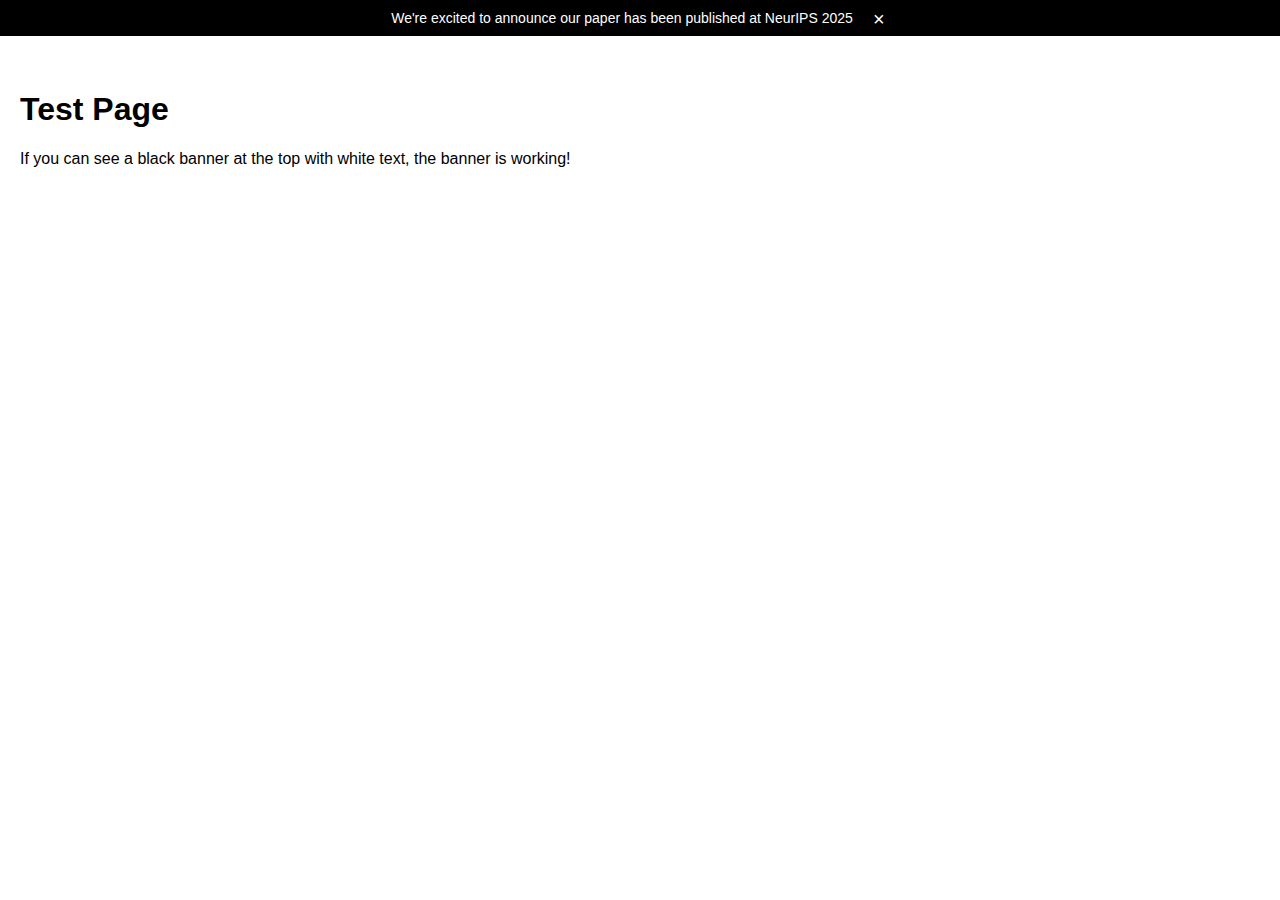
<file: banner-test.html>
<!DOCTYPE html>
<html lang="en">
<head>
  <meta charset="UTF-8">
  <meta name="viewport" content="width=device-width, initial-scale=1.0">
  <title>Banner Test</title>
  <style>
    body {
      margin: 0;
      font-family: Arial, sans-serif;
    }
    
    .announcement-banner {
      position: fixed;
      top: 0;
      left: 0;
      right: 0;
      width: 100%;
      background: #000;
      color: #fff;
      z-index: 10001;
      display: block;
    }
    
    .announcement-content {
      max-width: 1200px;
      margin: 0 auto;
      padding: 8px 20px;
      display: flex;
      align-items: center;
      justify-content: center;
      gap: 16px;
    }
    
    .announcement-text {
      font-size: 14px;
      font-weight: 400;
    }
    
    .announcement-close {
      background: transparent;
      border: none;
      color: #fff;
      font-size: 20px;
      cursor: pointer;
      padding: 0;
      width: 20px;
      height: 20px;
    }
    
    .announcement-close:hover {
      opacity: 0.7;
    }
    
    .content {
      margin-top: 50px;
      padding: 20px;
    }
  </style>
</head>
<body>
  <div id="neuripsAnnouncement" class="announcement-banner">
    <div class="announcement-content">
      <span class="announcement-text">We're excited to announce our paper has been published at NeurIPS 2025</span>
      <button class="announcement-close" onclick="closeAnnouncement()">×</button>
    </div>
  </div>

  <div class="content">
    <h1>Test Page</h1>
    <p>If you can see a black banner at the top with white text, the banner is working!</p>
  </div>

  <script>
    function closeAnnouncement() {
      document.getElementById('neuripsAnnouncement').style.display = 'none';
    }
  </script>
</body>
</html>
</file>
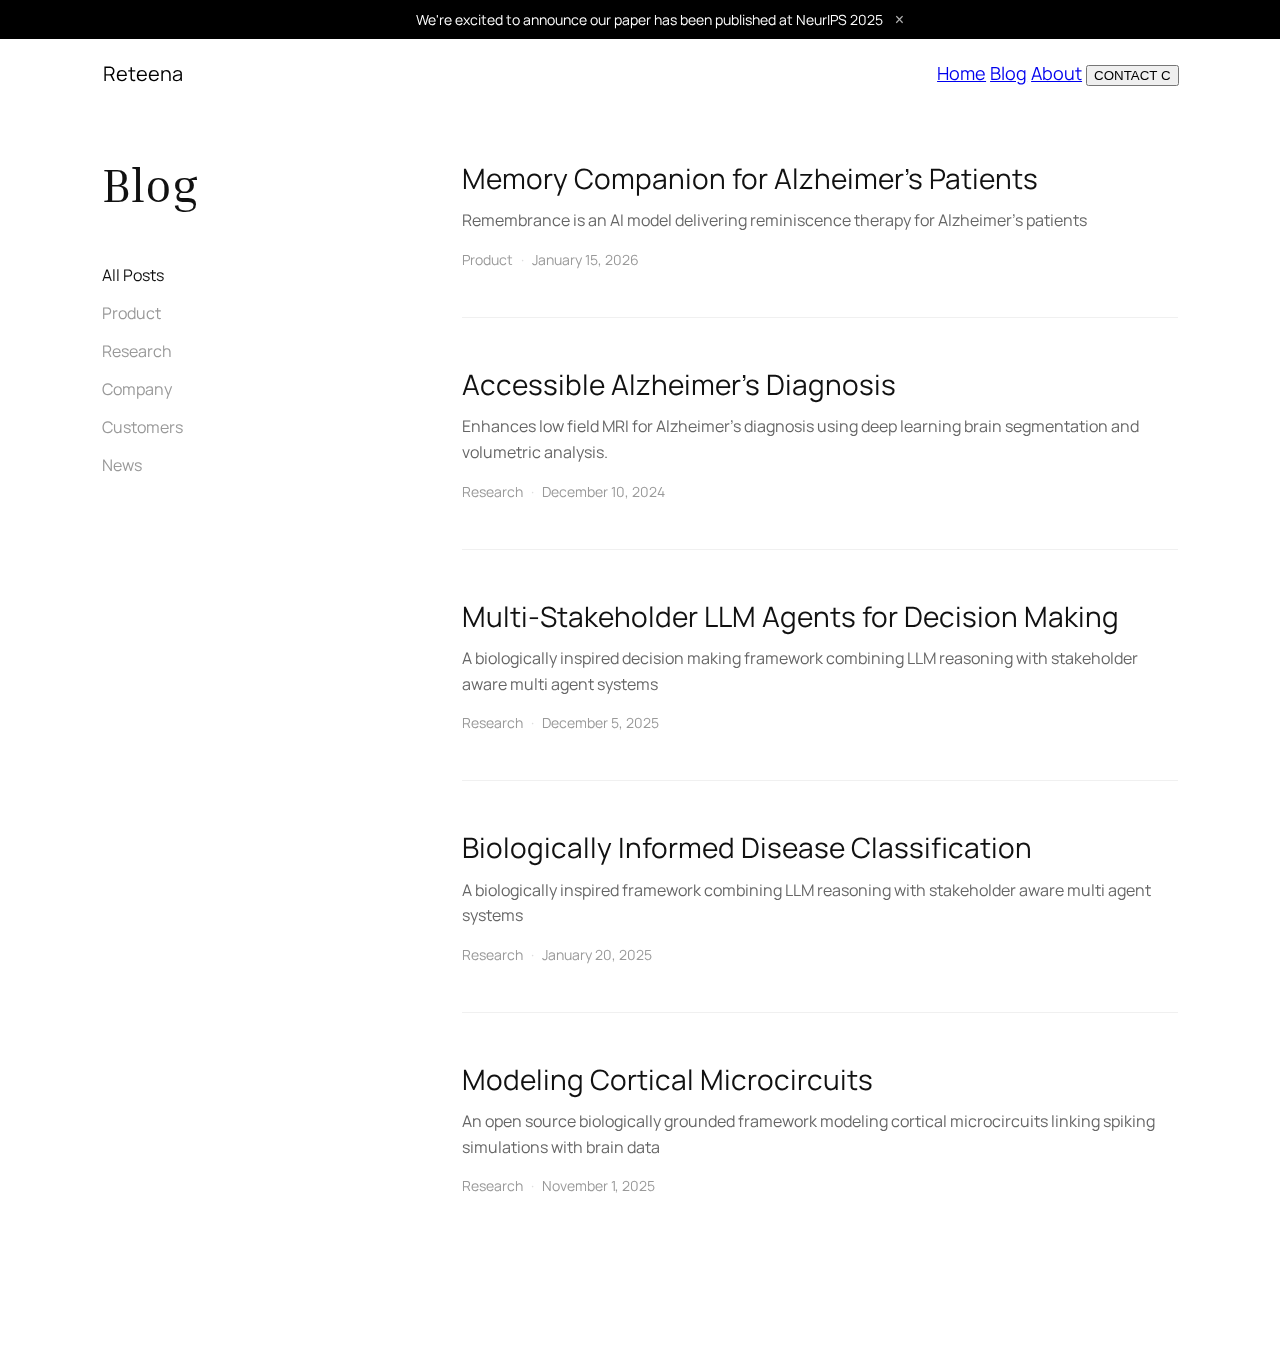
<file: blog-dynamic.html>
<!DOCTYPE html>
<html lang="en">
<head>
  <meta charset="UTF-8" />
  <meta name="viewport" content="width=device-width, initial-scale=1.0" />
  <title>Blog - Reteena</title>
  <link rel="icon" type="image/png" href="favicon.png">
  <link rel="shortcut icon" type="image/png" href="favicon.png">
  <link rel="apple-touch-icon" href="favicon.png">
  <link rel="preconnect" href="https://fonts.googleapis.com">
  <link rel="preconnect" href="https://fonts.gstatic.com" crossorigin>
  <link href="https://fonts.googleapis.com/css2?family=Manrope:wght@300;400;700&display=swap" rel="stylesheet">
  <link href="https://fonts.googleapis.com/css2?family=Inria+Serif:wght@300;400;700&display=swap" rel="stylesheet">
  <link rel="stylesheet" href="https://cdnjs.cloudflare.com/ajax/libs/font-awesome/6.5.1/css/all.min.css">
  <link rel="stylesheet" href="style.css">
  <link rel="stylesheet" href="blog-style.css">
</head>
<body>
  <!-- NeurIPS Banner -->
  <div class="neurips-banner" id="neurips-banner">
    <div class="announcement-content">
      <span class="announcement-text">We're excited to announce our paper has been published at NeurIPS 2025</span>
      <button class="announcement-close" onclick="closeBanner()" aria-label="Close banner">×</button>
    </div>
  </div>

  <div class="frame">
    <header id="header" class="header">
      <div class="header-container">
        <div class="glass-container">
          <div class="glass-effect-backdrop"></div>
          <div class="glass-effect top"></div>
          <div class="glass-effect bottom"></div>
          <div class="glass-effect left"></div>
          <div class="glass-effect right"></div>
        </div>
        <div class="header-content">
          <a href="index.html" class="logo" style="text-decoration: none; color: #000;">Reteena</a>
          <div class="header-spacer"></div>
          <nav class="nav-links">
            <a href="index" class="nav-link">Home</a>
            <a href="blog" class="nav-link">Blog</a>
            <a href="about" class="nav-link">About</a>
            <button class="nav-button contact-button">
              <span class="button-text">CONTACT</span>
              <span class="button-key">C</span>
            </button>
          </nav>
        </div>
      </div>
    </header>
    
    <main>
      <div class="blog-container">
        <!-- Sidebar -->
        <aside class="blog-sidebar">
          <h1 class="blog-main-title">Blog</h1>
          <nav class="blog-nav" id="blog-nav">
            <a href="blog.html" class="blog-nav-link active" data-category="all">All Posts</a>
            <a href="blog.html?category=product" class="blog-nav-link" data-category="product">Product</a>
            <a href="blog.html?category=research" class="blog-nav-link" data-category="research">Research</a>
            <a href="blog.html?category=company" class="blog-nav-link" data-category="company">Company</a>
            <a href="blog.html?category=customers" class="blog-nav-link" data-category="customers">Customers</a>
            <a href="blog.html?category=news" class="blog-nav-link" data-category="news">News</a>
          </nav>
        </aside>

        <!-- Blog Posts -->
        <div class="blog-content" id="blog-content">
          <!-- Posts will be loaded dynamically -->
        </div>
      </div>
    </main>
  </div>

  <svg style="display:none;">
    <filter id="distortion">
      <feTurbulence type="turbulence" baseFrequency="0.01 0.1" numOctaves="1" result="turbulence"/>
      <feDisplacementMap in2="turbulence" in="SourceGraphic" scale="8" xChannelSelector="R" yChannelSelector="G"/>
    </filter>
  </svg>

  <script>
    // Close banner function
    function closeBanner() {
      const banner = document.getElementById('neurips-banner');
      const header = document.getElementById('header');
      banner.style.display = 'none';
      header.style.top = '0';
      document.body.style.marginTop = '0';
      localStorage.setItem('bannerClosed', 'true');
    }

    // Check if banner was previously closed
    if (localStorage.getItem('bannerClosed') === 'true') {
      document.addEventListener('DOMContentLoaded', () => {
        const banner = document.getElementById('neurips-banner');
        const header = document.getElementById('header');
        banner.style.display = 'none';
        header.style.top = '0';
        document.body.style.marginTop = '0';
      });
    }

    // Add scroll effect for header
    window.addEventListener('scroll', function() {
      const header = document.getElementById('header');
      if (window.scrollY > 50) {
        header.classList.add('scrolled');
      } else {
        header.classList.remove('scrolled');
      }
    });

    // Load blog posts from JSON
    async function loadBlogPosts() {
      try {
        const response = await fetch('blog-data.json');
        const data = await response.json();
        const urlParams = new URLSearchParams(window.location.search);
        const category = urlParams.get('category') || 'all';
        
        // Update active nav link
        document.querySelectorAll('.blog-nav-link').forEach(link => {
          link.classList.remove('active');
          if (link.dataset.category === category) {
            link.classList.add('active');
          }
        });

        // Filter and render posts
        const filteredPosts = category === 'all' 
          ? data.posts 
          : data.posts.filter(post => post.category === category);

        const blogContent = document.getElementById('blog-content');
        blogContent.innerHTML = '';

        filteredPosts.forEach(post => {
          const article = document.createElement('article');
          article.className = 'blog-post';
          article.innerHTML = `
            <a href="post.html?id=${post.id}" class="blog-post-link">
              <h2 class="blog-post-title">${post.title}</h2>
              <p class="blog-post-description">${post.description}</p>
              <div class="blog-post-meta">
                <span class="blog-post-category">${post.category.charAt(0).toUpperCase() + post.category.slice(1)}</span>
                <span class="blog-post-separator">·</span>
                <span class="blog-post-date">${post.date}</span>
              </div>
            </a>
          `;
          blogContent.appendChild(article);
        });

        if (filteredPosts.length === 0) {
          blogContent.innerHTML = '<p style="color: #999;">No posts in this category yet.</p>';
        }
      } catch (error) {
        console.error('Error loading blog posts:', error);
        document.getElementById('blog-content').innerHTML = '<p style="color: #999;">Error loading posts.</p>';
      }
    }

    // Button handlers and keyboard shortcuts
    document.addEventListener('DOMContentLoaded', () => {
      loadBlogPosts();

      const contactButton = document.querySelector('.contact-button');
      if (contactButton) {
        contactButton.addEventListener('click', () => {
          window.location.href = 'mailto:hello@reteena.org';
        });
      }

      document.addEventListener('keydown', (e) => {
        if (e.key === 'c' || e.key === 'C') {
          if (!e.ctrlKey && !e.metaKey && !e.altKey) {
            const activeElement = document.activeElement;
            if (activeElement.tagName !== 'INPUT' && activeElement.tagName !== 'TEXTAREA') {
              window.location.href = 'mailto:hello@reteena.org';
            }
          }
        }
      });
    });
  </script>
</body>
</html>
</file>
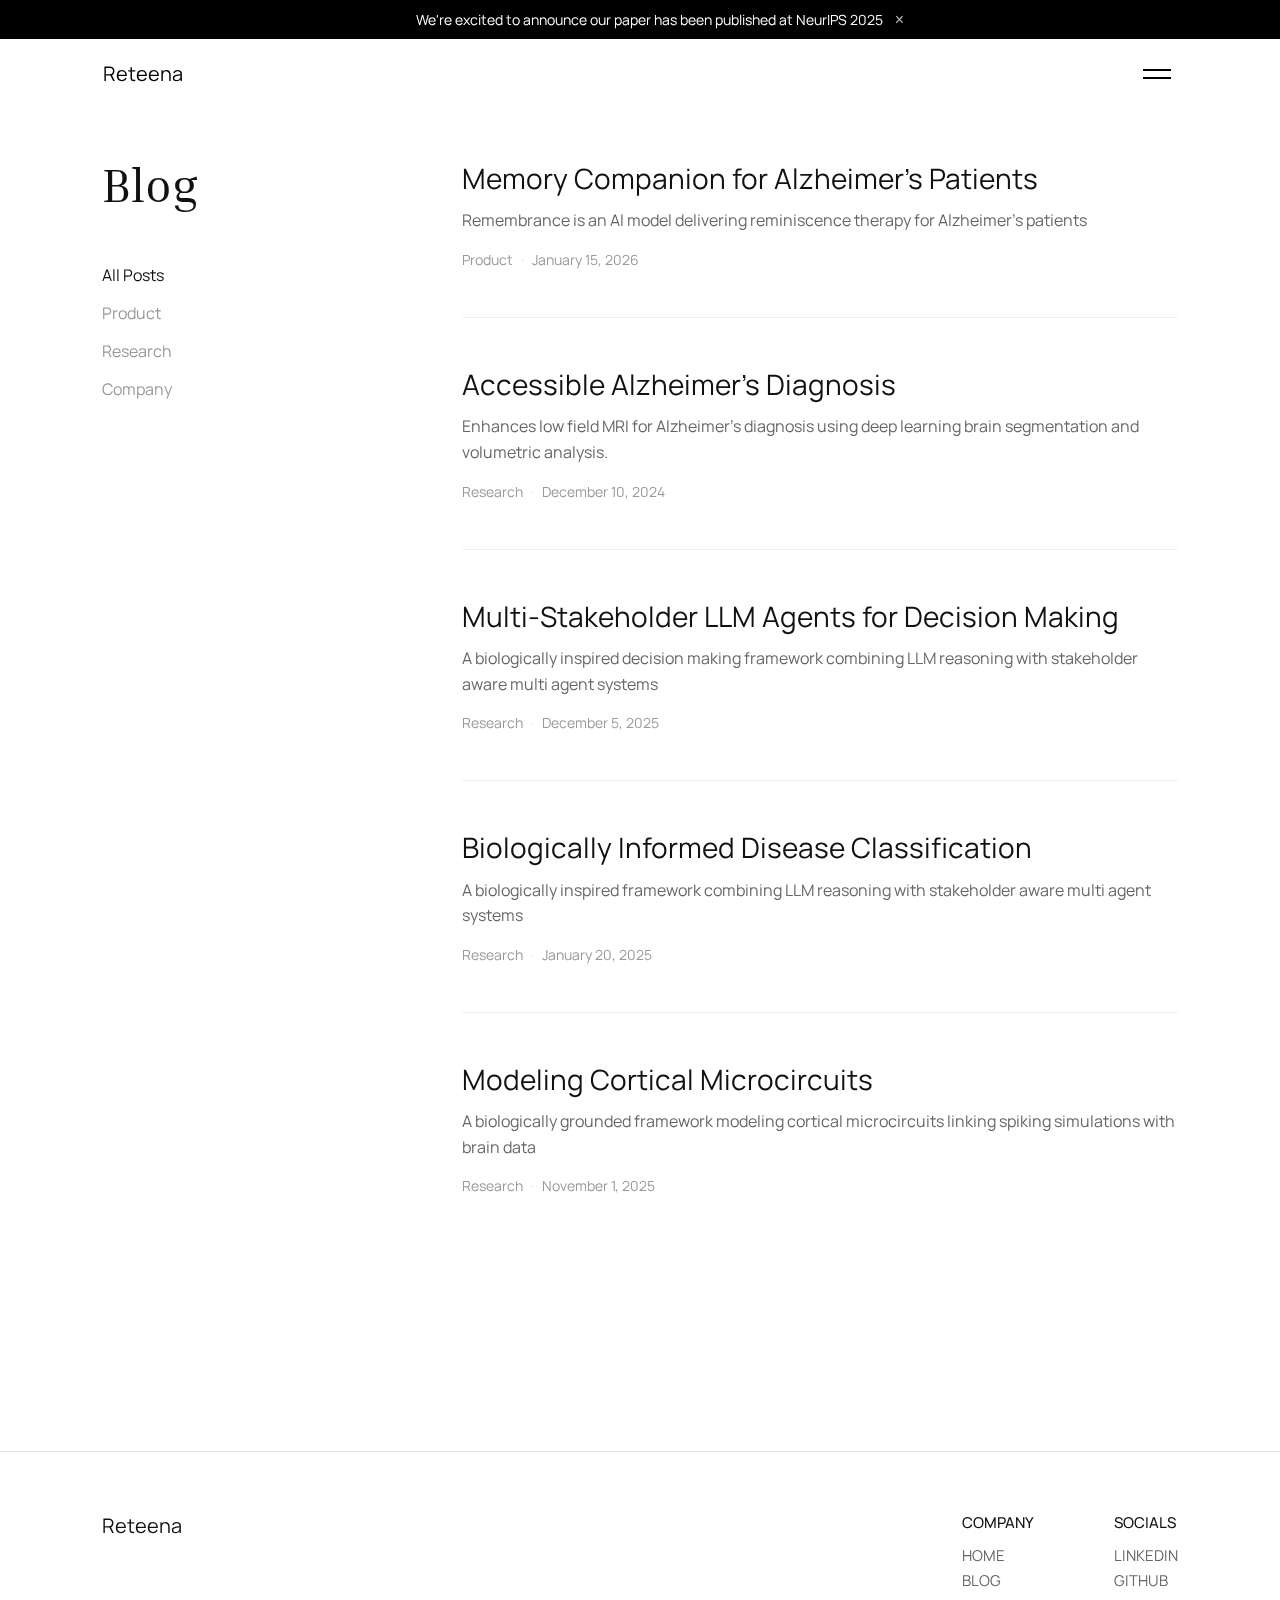
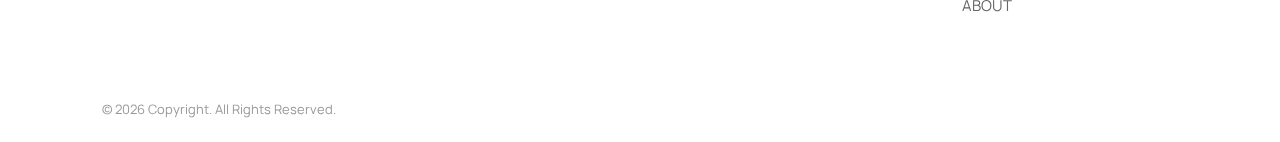
<file: blog.html>
<!DOCTYPE html>
<html lang="en">
<head>
  <meta charset="UTF-8" />
  <meta name="viewport" content="width=device-width, initial-scale=1.0" />
  <title>Blog | Reteena</title>
  <link rel="icon" type="image/png" href="image/favicon.png">
  <link rel="shortcut icon" type="image/png" href="image/favicon.png">
  <link rel="apple-touch-icon" href="image/favicon.png">
  <link rel="preconnect" href="https://fonts.googleapis.com">
  <link rel="preconnect" href="https://fonts.gstatic.com" crossorigin>
  <link href="https://fonts.googleapis.com/css2?family=Manrope:wght@300;400;700&display=swap" rel="stylesheet">
  <link href="https://fonts.googleapis.com/css2?family=Inria+Serif:wght@300;400;700&display=swap" rel="stylesheet">
  <link rel="stylesheet" href="https://cdnjs.cloudflare.com/ajax/libs/font-awesome/6.5.1/css/all.min.css">
  <link rel="stylesheet" href="css/style.css">
  <link rel="stylesheet" href="css/blog-style.css">
</head>
<body>
  <!-- NeurIPS Banner -->
  <div class="neurips-banner" id="neurips-banner">
    <div class="announcement-content">
      <span class="announcement-text">We're excited to announce our paper has been published at NeurIPS 2025</span>
      <button class="announcement-close" onclick="closeBanner()" aria-label="Close banner">×</button>
    </div>
  </div>

  <div class="frame">
    <header id="header" class="header">
      <div class="header-container">
        <div class="glass-container">
          <div class="glass-effect-backdrop"></div>
          <div class="glass-effect top"></div>
          <div class="glass-effect bottom"></div>
          <div class="glass-effect left"></div>
          <div class="glass-effect right"></div>
        </div>
        <div class="header-content">
          <a href="index.html" class="logo" style="text-decoration: none; color: #000;">Reteena</a>
          <div class="header-spacer"></div>
          <button class="burger-menu" id="burger-menu" aria-label="Menu">
            <span class="burger-line"></span>
            <span class="burger-line"></span>
          </button>
        </div>
      </div>
    </header>

    <!-- Fullscreen Menu Overlay -->
    <div class="menu-overlay" id="menu-overlay">
      <button class="menu-close" id="menu-close" aria-label="Close menu">
        <span class="close-line"></span>
        <span class="close-line"></span>
      </button>
      <nav class="menu-nav">
        <div class="menu-item">
          <a href="blog.html" class="menu-link">Blog</a>
          <div class="menu-divider"></div>
        </div>
        <div class="menu-item">
          <a href="about.html" class="menu-link">About</a>
          <div class="menu-divider"></div>
        </div>
        <div class="menu-item">
          <a href="mailto:hello@reteena.org" class="menu-link">Contact</a>
          <div class="menu-divider"></div>
        </div>
      </nav>
    </div>
    
    <main>
      <div class="blog-container">
        <!-- Sidebar -->
        <aside class="blog-sidebar">
          <h1 class="blog-main-title">Blog</h1>
          <nav class="blog-nav" id="blog-nav">
            <a href="blog.html" class="blog-nav-link active" data-category="all">All Posts</a>
            <a href="blog.html?category=product" class="blog-nav-link" data-category="product">Product</a>
            <a href="blog.html?category=research" class="blog-nav-link" data-category="research">Research</a>
            <a href="blog.html?category=company" class="blog-nav-link" data-category="company">Company</a>
          </nav>
        </aside>

        <!-- Blog Posts -->
        <div class="blog-content" id="blog-content">
          <!-- Posts will be loaded dynamically -->
        </div>
      </div>

      <footer class="footer-section">
        <div class="footer-divider"></div>
        <div class="footer-container">
          <div class="footer-brand">
            <h2 class="footer-logo">Reteena</h2>
          </div>
          
          <div class="footer-columns">
            <div class="footer-column">
              <h3 class="footer-column-header">Company</h3>
              <a href="index.html" class="footer-link">Home</a>
              <a href="blog.html" class="footer-link">Blog</a>
              <a href="about.html" class="footer-link">About</a>
            </div>
            
            <div class="footer-column">
              <h3 class="footer-column-header">Socials</h3>
              <a href="https://linkedin.com/company/reteena" target="_blank" class="footer-link">LinkedIn</a>
              <a href="https://github.com/reteena" target="_blank" class="footer-link">GitHub</a>
            </div>
          </div>
        </div>
        
        <div class="footer-bottom">
          <p class="footer-copyright">© 2026 Copyright. All Rights Reserved.</p>
        </div>
      </footer>
    </main>
  </div>

  <svg style="display:none;">
    <filter id="distortion">
      <feTurbulence type="turbulence" baseFrequency="0.01 0.1" numOctaves="1" result="turbulence"/>
      <feDisplacementMap in2="turbulence" in="SourceGraphic" scale="8" xChannelSelector="R" yChannelSelector="G"/>
    </filter>
  </svg>

  <script>
    // Close banner function
    function closeBanner() {
      const banner = document.getElementById('neurips-banner');
      const header = document.getElementById('header');
      banner.style.display = 'none';
      header.style.top = '0';
      document.body.style.marginTop = '0';
      localStorage.setItem('bannerClosed', 'true');
    }

    // Check if banner was previously closed
    if (localStorage.getItem('bannerClosed') === 'true') {
      document.addEventListener('DOMContentLoaded', () => {
        const banner = document.getElementById('neurips-banner');
        const header = document.getElementById('header');
        banner.style.display = 'none';
        header.style.top = '0';
        document.body.style.marginTop = '0';
      });
    }

    // Add scroll effect for header
    window.addEventListener('scroll', function() {
      const header = document.getElementById('header');
      if (window.scrollY > 50) {
        header.classList.add('scrolled');
      } else {
        header.classList.remove('scrolled');
      }
    });

    // Load blog posts from JSON
    async function loadBlogPosts() {
      try {
        const response = await fetch('data/blog-data.json');
        const data = await response.json();
        const urlParams = new URLSearchParams(window.location.search);
        const category = urlParams.get('category') || 'all';
        
        // Update active nav link
        document.querySelectorAll('.blog-nav-link').forEach(link => {
          link.classList.remove('active');
          if (link.dataset.category === category) {
            link.classList.add('active');
          }
        });

        // Filter and render posts
        const filteredPosts = category === 'all' 
          ? data.posts 
          : data.posts.filter(post => post.category === category);

        const blogContent = document.getElementById('blog-content');
        blogContent.innerHTML = '';

        filteredPosts.forEach(post => {
          const article = document.createElement('article');
          article.className = 'blog-post';
          article.innerHTML = `
            <a href="post.html?id=${post.id}" class="blog-post-link">
              <h2 class="blog-post-title">${post.title}</h2>
              <p class="blog-post-description">${post.description}</p>
              <div class="blog-post-meta">
                <span class="blog-post-category">${post.category.charAt(0).toUpperCase() + post.category.slice(1)}</span>
                <span class="blog-post-separator">·</span>
                <span class="blog-post-date">${post.date}</span>
              </div>
            </a>
          `;
          blogContent.appendChild(article);
        });

        if (filteredPosts.length === 0) {
          blogContent.innerHTML = '<p style="color: #999;">No posts in this category yet.</p>';
        }
      } catch (error) {
        console.error('Error loading blog posts:', error);
        document.getElementById('blog-content').innerHTML = '<p style="color: #999;">Error loading posts.</p>';
      }
    }

    // Button handlers and keyboard shortcuts
    document.addEventListener('DOMContentLoaded', () => {
      loadBlogPosts();

      // Burger menu functionality
      const burgerMenu = document.getElementById('burger-menu');
      const menuOverlay = document.getElementById('menu-overlay');
      const menuClose = document.getElementById('menu-close');
      
      function openMenu() {
        menuOverlay.classList.add('active');
        document.body.style.overflow = 'hidden';
      }
      
      function closeMenu() {
        menuOverlay.classList.remove('active');
        document.body.style.overflow = '';
      }
      
      burgerMenu.addEventListener('click', openMenu);
      menuClose.addEventListener('click', closeMenu);
      
      // Close menu when clicking outside
      menuOverlay.addEventListener('click', (e) => {
        if (e.target === menuOverlay) {
          closeMenu();
        }
      });
      
      // Close menu with Escape key
      document.addEventListener('keydown', (e) => {
        if (e.key === 'Escape' && menuOverlay.classList.contains('active')) {
          closeMenu();
        }
      });
    });
  </script>
</body>
</html>
</file>
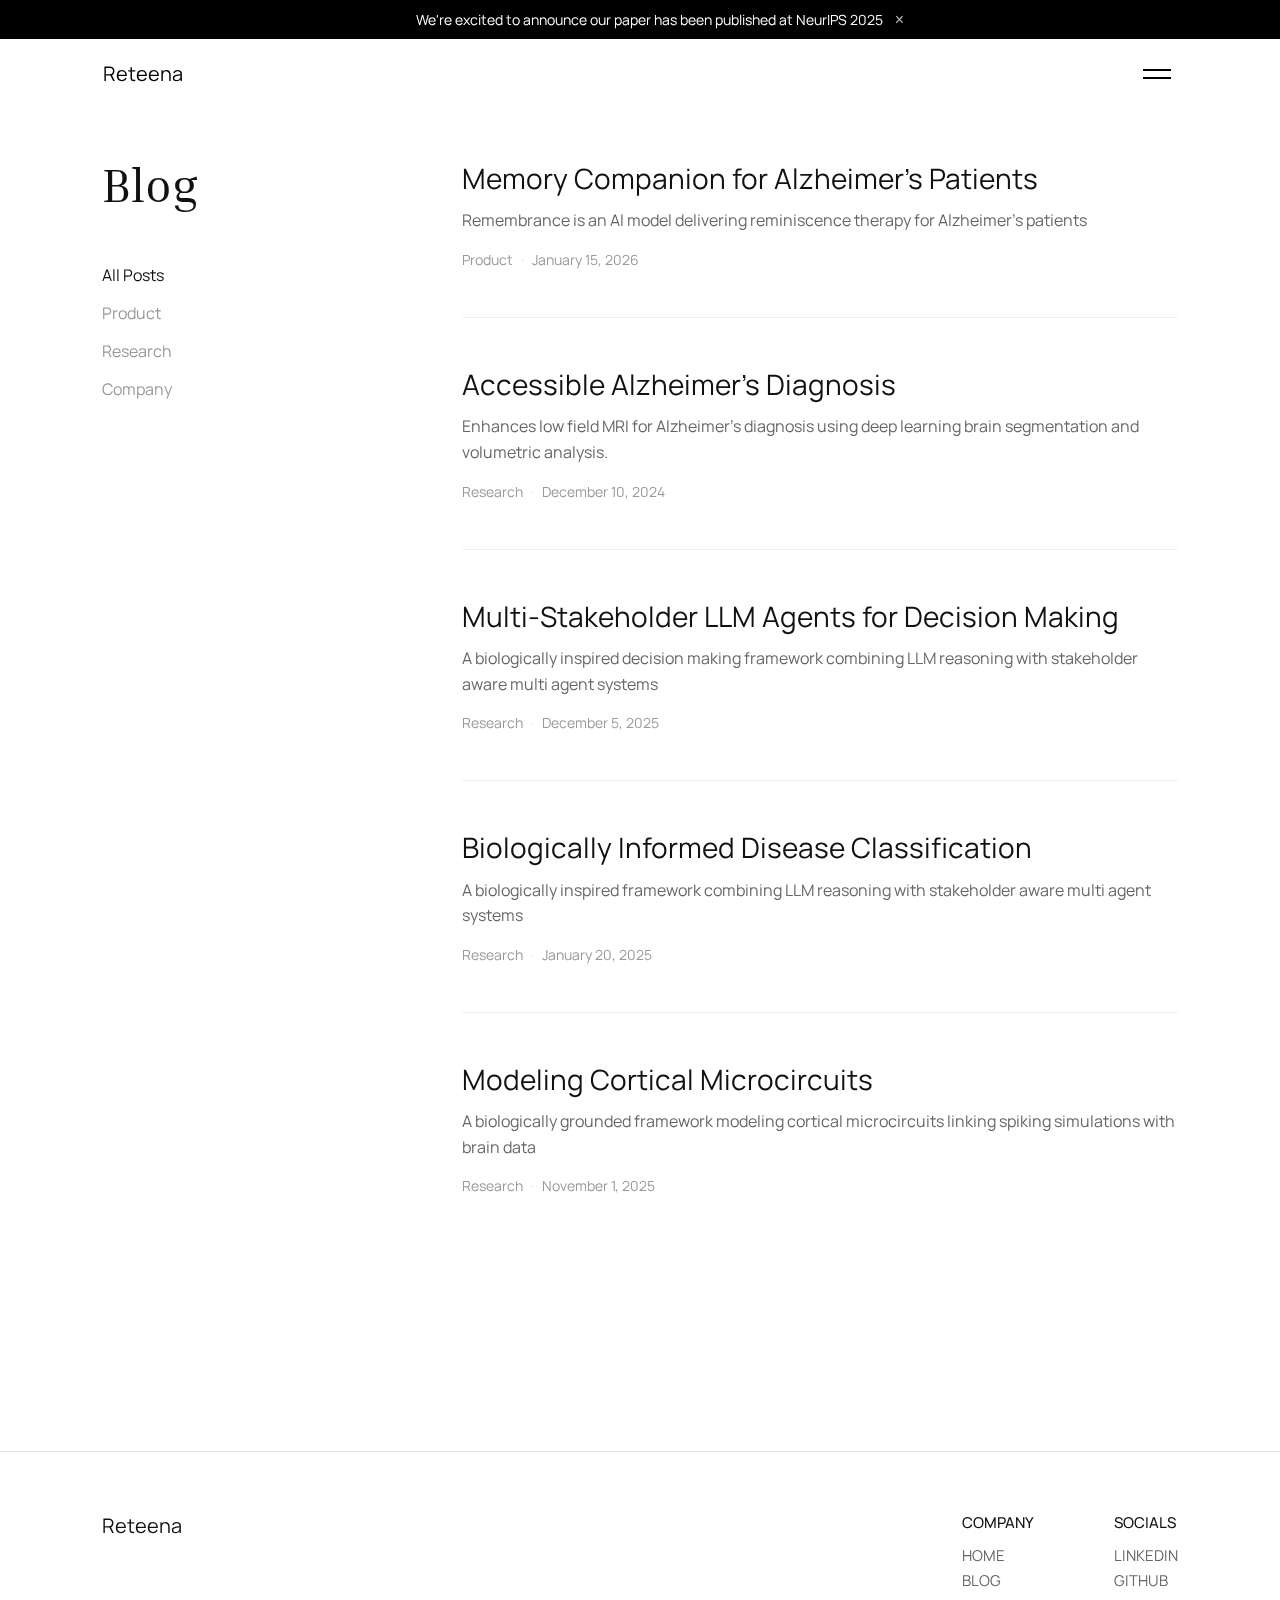
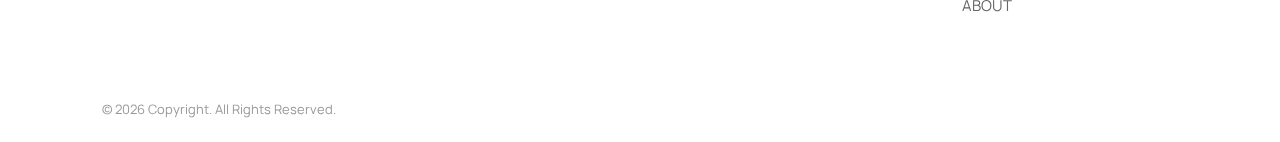
<file: post.html>
<!DOCTYPE html>
<html lang="en">
<head>
  <meta charset="UTF-8" />
  <meta name="viewport" content="width=device-width, initial-scale=1.0" />
  <title id="page-title">Blog Post | Reteena</title>
  <link rel="icon" type="image/png" href="image/favicon.png">
  <link rel="shortcut icon" type="image/png" href="image/favicon.png">
  <link rel="apple-touch-icon" href="image/favicon.png">
  <link rel="preconnect" href="https://fonts.googleapis.com">
  <link rel="preconnect" href="https://fonts.gstatic.com" crossorigin>
  <link href="https://fonts.googleapis.com/css2?family=Manrope:wght@300;400;700&display=swap" rel="stylesheet">
  <link href="https://fonts.googleapis.com/css2?family=Inria+Serif:wght@300;400;700&display=swap" rel="stylesheet">
  <link rel="stylesheet" href="https://cdnjs.cloudflare.com/ajax/libs/font-awesome/6.5.1/css/all.min.css">
  <link rel="stylesheet" href="css/style.css">
  <link rel="stylesheet" href="css/blog-style.css">
</head>
<body>
  <!-- NeurIPS Banner -->
  <div class="neurips-banner" id="neurips-banner">
    <div class="announcement-content">
      <span class="announcement-text">We're excited to announce our paper has been published at NeurIPS 2025</span>
      <button class="announcement-close" onclick="closeBanner()" aria-label="Close banner">×</button>
    </div>
  </div>

  <div class="frame">
    <header id="header" class="header">
      <div class="header-container">
        <div class="glass-container">
          <div class="glass-effect-backdrop"></div>
          <div class="glass-effect top"></div>
          <div class="glass-effect bottom"></div>
          <div class="glass-effect left"></div>
          <div class="glass-effect right"></div>
        </div>
        <div class="header-content">
          <a href="index.html" class="logo" style="text-decoration: none; color: #000;">Reteena</a>
          <div class="header-spacer"></div>
          <button class="burger-menu" id="burger-menu" aria-label="Menu">
            <span class="burger-line"></span>
            <span class="burger-line"></span>
          </button>
        </div>
      </div>
    </header>

    <!-- Fullscreen Menu Overlay -->
    <div class="menu-overlay" id="menu-overlay">
      <button class="menu-close" id="menu-close" aria-label="Close menu">
        <span class="close-line"></span>
        <span class="close-line"></span>
      </button>
      <nav class="menu-nav">
        <div class="menu-item">
          <a href="blog.html" class="menu-link">Blog</a>
          <div class="menu-divider"></div>
        </div>
        <div class="menu-item">
          <a href="about.html" class="menu-link">About</a>
          <div class="menu-divider"></div>
        </div>
        <div class="menu-item">
          <a href="mailto:hello@reteena.org" class="menu-link">Contact</a>
          <div class="menu-divider"></div>
        </div>
      </nav>
    </div>
    
    <main>
      <article class="blog-post-page" id="post-container">
        <!-- Content will be loaded dynamically -->
        <div style="text-align: center; padding: 100px 20px; color: #999;">
          Loading post...
        </div>
      </article>
    </main>
  </div>

  <svg style="display:none;">
    <filter id="distortion">
      <feTurbulence type="turbulence" baseFrequency="0.01 0.1" numOctaves="1" result="turbulence"/>
      <feDisplacementMap in2="turbulence" in="SourceGraphic" scale="8" xChannelSelector="R" yChannelSelector="G"/>
    </filter>
  </svg>

  <script>
    function closeBanner() {
      const banner = document.getElementById('neurips-banner');
      const header = document.getElementById('header');
      banner.style.display = 'none';
      header.style.top = '0';
      document.body.style.marginTop = '0';
      localStorage.setItem('bannerClosed', 'true');
    }

    if (localStorage.getItem('bannerClosed') === 'true') {
      document.addEventListener('DOMContentLoaded', () => {
        const banner = document.getElementById('neurips-banner');
        const header = document.getElementById('header');
        banner.style.display = 'none';
        header.style.top = '0';
        document.body.style.marginTop = '0';
      });
    }

    window.addEventListener('scroll', function() {
      const header = document.getElementById('header');
      if (window.scrollY > 50) {
        header.classList.add('scrolled');
      } else {
        header.classList.remove('scrolled');
      }
    });

    // Load blog post from JSON
    async function loadBlogPost() {
      try {
        const urlParams = new URLSearchParams(window.location.search);
        const postId = urlParams.get('id');

        if (!postId) {
          window.location.href = 'blog.html';
          return;
        }

        const response = await fetch('data/blog-data.json');
        const data = await response.json();
        const post = data.posts.find(p => p.id === postId);

        if (!post) {
          document.getElementById('post-container').innerHTML = `
            <div style="text-align: center; padding: 100px 20px;">
              <h1 style="color: #111; margin-bottom: 20px;">Post not found</h1>
              <a href="blog.html" style="color: #666;">Return to blog</a>
            </div>
          `;
          return;
        }

        // Find previous and next posts
        const currentIndex = data.posts.findIndex(p => p.id === postId);
        const prevPost = currentIndex > 0 ? data.posts[currentIndex - 1] : null;
        const nextPost = currentIndex < data.posts.length - 1 ? data.posts[currentIndex + 1] : null;

        // Update page title
        document.getElementById('page-title').textContent = `${post.title} - Reteena`;

        // Build TOC
        const tocItems = post.toc.map(item => 
          `<li><a href="#${item.id}">${item.title}</a></li>`
        ).join('');

        // Build content
        const contentHtml = post.content.map(block => {
          if (block.type === 'paragraph') {
            return `<p>${block.text}</p>`;
          } else if (block.type === 'heading') {
            return `<h2 id="${block.id}">${block.text}</h2>`;
          }
          return '';
        }).join('');

        // Build navigation
        const prevNavHtml = prevPost ? `
          <a href="post.html?id=${prevPost.id}" class="blog-post-nav-link prev">
            <span class="blog-post-nav-label">← Previous</span>
            <div class="blog-post-nav-title">${prevPost.title}</div>
          </a>
        ` : '<div></div>';

        const nextNavHtml = nextPost ? `
          <a href="post.html?id=${nextPost.id}" class="blog-post-nav-link next">
            <span class="blog-post-nav-label">Next →</span>
            <div class="blog-post-nav-title">${nextPost.title}</div>
          </a>
        ` : '<div></div>';

        // Render post
        const container = document.getElementById('post-container');
        container.innerHTML = `
          <div class="blog-breadcrumb">
            <a href="blog.html">Blog</a> / <a href="blog.html?category=${post.category}">${post.category.charAt(0).toUpperCase() + post.category.slice(1)}</a>
          </div>

          <header class="blog-post-header">
            <h1 class="blog-post-page-title">${post.title}</h1>
            <div class="blog-post-page-meta">${post.date}${post.author ? ' by ' + post.author : ''}</div>
          </header>

          ${post.image ? `<img src="${post.image}" alt="${post.title}" class="blog-post-featured-image">` : '<div class="blog-post-featured-image" style="aspect-ratio: 16/9;"></div>'}

          <nav class="blog-post-toc">
            <div class="blog-post-toc-header" onclick="toggleTOC()">
              <h2 class="blog-post-toc-title">Table of Contents</h2>
              <span class="blog-post-toc-toggle">^</span>
            </div>
            <ul class="blog-post-toc-list">
              ${tocItems}
            </ul>
          </nav>

          <div class="blog-post-body">
            ${contentHtml}
          </div>

          <nav class="blog-post-navigation">
            ${prevNavHtml}
            ${nextNavHtml}
          </nav>
        `;
      } catch (error) {
        console.error('Error loading blog post:', error);
        document.getElementById('post-container').innerHTML = `
          <div style="text-align: center; padding: 100px 20px;">
            <h1 style="color: #111; margin-bottom: 20px;">Error loading post</h1>
            <p style="color: #666; margin-bottom: 20px;">${error.message}</p>
            <a href="blog.html" style="color: #666;">Return to blog</a>
          </div>
        `;
      }
    }

    function toggleTOC() {
      const toc = document.querySelector('.blog-post-toc');
      if (toc) {
        toc.classList.toggle('collapsed');
      }
    }

    document.addEventListener('DOMContentLoaded', () => {
      loadBlogPost();

      // Burger menu functionality
      const burgerMenu = document.getElementById('burger-menu');
      const menuOverlay = document.getElementById('menu-overlay');
      const menuClose = document.getElementById('menu-close');
      
      function openMenu() {
        menuOverlay.classList.add('active');
        document.body.style.overflow = 'hidden';
      }
      
      function closeMenu() {
        menuOverlay.classList.remove('active');
        document.body.style.overflow = '';
      }
      
      burgerMenu.addEventListener('click', openMenu);
      menuClose.addEventListener('click', closeMenu);
      
      // Close menu when clicking outside
      menuOverlay.addEventListener('click', (e) => {
        if (e.target === menuOverlay) {
          closeMenu();
        }
      });
      
      // Close menu with Escape key
      document.addEventListener('keydown', (e) => {
        if (e.key === 'Escape' && menuOverlay.classList.contains('active')) {
          closeMenu();
        }
      });
    });
  </script>
</body>
</html>
</file>
<file: style.css>
/* Base styles */
body {
  margin: 40px 0 0 0;
  font-family: 'Manrope', Arial, Helvetica, sans-serif;
  background: #fff;
  color: #111;
  overflow-x: hidden;
}

/* NeurIPS Announcement Banner */
.neurips-banner {
  position: fixed;
  top: 0;
  left: 0;
  right: 0;
  width: 100%;
  background: #000;
  color: #fff;
  z-index: 10001;
  padding: 10px 20px;
  font-size: 14px;
  font-family: 'Manrope', Arial, sans-serif;
}

.announcement-content {
  display: flex;
  align-items: center;
  justify-content: center;
  gap: 12px;
}

.announcement-text {
  display: inline-block;
}

.announcement-close {
  background: none;
  border: none;
  color: #fff;
  font-size: 16px;
  cursor: pointer;
  padding: 0;
  line-height: 1;
  opacity: 0.7;
  transition: opacity 0.2s;
}

.announcement-close:hover {
  opacity: 1;
}

.frame {
  margin: 0 auto;
  max-width: 100%;
  min-height: 100vh;
  background: #fff;
  padding: 0;
  box-sizing: border-box;
  position: relative;
}

/* Header - full width with wider spacing */
.header {
  position: fixed;
  top: 40px;
  left: 0;
  right: 0;
  width: 100vw;
  z-index: 1000;
  transition: all 0.3s ease;
  pointer-events: none;
}

.header-container {
  position: relative;
  width: 100%;
  height: 100%;
  background: rgba(255, 255, 255, 0.1);
  border: 1px solid rgba(255, 255, 255, 0.2);
  border-radius: 0;
  transition: all 0.3s ease;
  z-index: 1;
}

.header.scrolled .header-container {
  background: rgba(255, 255, 255, 0.2);
  border: 1px solid rgba(255, 255, 255, 0.4);
  box-shadow: 0 8px 32px 0 rgba(0, 0, 0, 0.15);
}

.header.scrolled .glass-container {
  opacity: 1;
}

.glass-container {
  position: absolute;
  inset: 0;
  width: 100%;
  height: 100%;
  opacity: 0;
  transition: opacity 0.3s ease;
  pointer-events: none;
}

.glass-effect-backdrop {
  position: absolute;
  left: 0;
  right: 0;
  top: 0;
  bottom: 0;
  width: 100%;
  height: 100%;
  -webkit-backdrop-filter: blur(2px);
  backdrop-filter: blur(2px);
}

.glass-effect {
  position: absolute;
  -webkit-backdrop-filter: url(#distortion);
  backdrop-filter: url(#distortion);
}

.glass-effect.top,
.glass-effect.bottom,
.glass-effect.left,
.glass-effect.right {
  width: 100%;
  height: 100%;
}

.glass-effect.top { top: 0; left: 0; right: 0; }
.glass-effect.bottom { bottom: 0; left: 0; right: 0; }
.glass-effect.left { left: 0; top: 0; bottom: 0; }
.glass-effect.right { right: 0; top: 0; bottom: 0; }

.header-content {
  position: relative;
  z-index: 10;
  display: flex;
  align-items: center;
  justify-content: space-between;
  padding: 20px 8vw;
  font-size: 18px;
  font-weight: 400;
  width: 100%;
  box-sizing: border-box;
  gap: 12px;
}

.header-content,
.header-content * {
  pointer-events: auto;
}

.header-spacer {
  flex: 1;
}

.logo {
  font-weight: 400;
  font-size: 20px;
  display: flex;
  align-items: center;
  line-height: 1;
  color: #000;
}

.social-links {
  display: flex;
  align-items: center;
  gap: 12px;
}

.github-link,
.linkedin-link {
  display: flex;
  align-items: center;
  text-decoration: none;
  color: #000;
  transition: all 0.3s ease;
}

.linkedin-link {
  font-size: 20px;
}

.github-link:hover,
.linkedin-link:hover {
  transform: rotate(5deg) scale(1.1);
}

.github-link svg {
  height: 1.1em;
  width: 1.7em;
  vertical-align: middle;
  display: inline-block;
}

/* Hero Section - Full viewport height */
.hero-section {
  min-height: 100vh;
  display: flex;
  align-items: center;
  justify-content: center;
  padding: 0 8vw;
  box-sizing: border-box;
  position: relative;
  overflow: hidden;
}

.hero-title {
  font-family: 'Inria Serif', serif;
  font-size: clamp(36px, 5vw, 64px);
  font-weight: 400;
  line-height: 1.2;
  text-align: center;
  margin: 0;
  color: #111;
}

/* Content Section - Appears on scroll */
.content-section {
  padding: 0 8vw 0 8vw;
  box-sizing: border-box;
}

/* Main content */
main { 
  padding: 0;
}

.intro { 
  margin-top: 54px; 
  margin-bottom: 45px;
  text-align: center;
  display: flex;
  flex-direction: column;
  align-items: center;
  width: 100%;
}

.subtitle {
  font-size: 18px;
  margin: 0 0 32px 0;
  color: #222;
  opacity: 0.8;
  line-height: 1.4;
  font-weight: 300;
  text-align: center;
  width: 100%;
  max-width: 700px;
}

/* Supports Section */
.supports-section {
  margin-top: 32px;
  width: 100%;
  max-width: 700px;
  display: flex;
  align-items: center;
  gap: 16px;
}

.supports-label {
  font-size: 14px;
  color: #666;
  font-weight: 400;
  white-space: nowrap;
  flex-shrink: 0;
}

.supports-scroll-container {
  flex: 1;
  overflow: hidden;
  position: relative;
  mask-image: linear-gradient(
    to right,
    transparent,
    black 20%,
    black 80%,
    transparent
  );
  -webkit-mask-image: linear-gradient(
    to right,
    transparent,
    black 20%,
    black 80%,
    transparent
  );
}

.supports-scroll {
  display: flex;
  gap: 40px;
  animation: scroll 20s linear infinite;
  width: fit-content;
}

.support-org {
  font-size: 14px;
  color: #999;
  font-weight: 400;
  letter-spacing: 1.5px;
  white-space: nowrap;
  flex-shrink: 0;
}

@keyframes scroll {
  0% {
    transform: translateX(0);
  }
  100% {
    transform: translateX(-50%);
  }
}

.divider { 
  border: none; 
  border-top: 1px solid #dedede; 
  margin: 48px 0; 
  max-width: 700px;
  margin-left: auto;
  margin-right: auto;
}

.project { 
  margin-bottom: 48px;
  max-width: 700px;
  margin-left: auto;
  margin-right: auto;
}

.project-index {
  color: #868686;
  display: block;
  margin-bottom: 6px;
  font-weight: 400;
  font-size: 18px;
  letter-spacing: 1px;
}

.project-header {
  display: flex;
  justify-content: space-between;
  align-items: flex-end;
  margin-bottom: 10px;
  flex-wrap: wrap;
  gap: 8px;
}

.project-title { 
  font-size: 23px; 
  font-weight: 400; 
  margin-bottom: 0; 
}

.project img {
  width: 100%;
  height: auto;
  background: none;
  border: none;
  margin-bottom: 15px;
  transition: transform 0.3s ease;
  position: relative;
  z-index: 1;
}

.project img:hover {
  transform: scale(1.02);
}

/* Tags */
.tags.small-tags {
  display: flex;
  gap: 9px;
  flex-wrap: nowrap;
  margin-bottom: 7px;
  margin-top: 3px;
}

.small-tags .tag {
  font-size: 0.7em;
  padding: 4px 8px;
}

.tag {
  font-size: 15px;
  color: #7c7c7c;
  font-family: 'Manrope', Arial, Helvetica, sans-serif;
  background: transparent;
  border: 1px solid #969696;
  border-radius: 18px;
  padding: 2px 14px 3px 14px;
  font-weight: 400;
  line-height: 1.1;
  letter-spacing: 0.01em;
  box-sizing: border-box;
  display: inline-block;
  transition: all 0.3s ease;
}

.tag:hover {
  transform: translateY(-1px);
  box-shadow: 0 4px 12px rgba(0, 0, 0, 0.1);
}

.desc {
  font-size: 16px;
  opacity: 0.91;
  margin-bottom: 0;
  margin-top: 8px;
  font-weight: 300;
  line-height: 1.33;
  color: #333;
  transition: all 0.3s ease;
}

.desc.collapsed {
  display: -webkit-box;
  -webkit-line-clamp: 3;
  -webkit-box-orient: vertical;
  overflow: hidden;
}

.justified { 
  text-align: justify; 
}

/* Expand Button */
.expand-btn {
  background: none;
  border: none;
  color: #3D3D3D;
  font-family: 'Manrope', Arial, Helvetica, sans-serif;
  font-size: 14px;
  font-weight: 500;
  cursor: pointer;
  padding: 8px 0;
  margin-top: 4px;
  display: flex;
  align-items: center;
  gap: 4px;
  transition: all 0.2s ease;
}

.expand-btn:hover {
  color: #000;
}

.expand-btn svg {
  width: 14px;
  height: 14px;
  transition: transform 0.2s ease;
}

.expand-btn.expanded svg {
  transform: rotate(180deg);
}

/* Footer */
.footer-section {
  margin: 48px auto 0 auto;
  padding: 0;
  text-align: center;
  line-height: 0;
  max-width: 700px;
  box-sizing: border-box;
}

.footer-image {
  width: 100%;
  height: auto;
  display: block;
  margin: 0;
  padding: 0;
  vertical-align: bottom;
}

/* Smooth scroll behavior */
html {
  scroll-behavior: smooth;
}

/* Mobile responsive */
@media screen and (max-width: 780px) {
  body {
    margin-top: 32px;
  }

  .neurips-banner {
    font-size: 13px;
    padding: 7px 16px;
  }

  .announcement-close {
    font-size: 18px;
  }

  .header {
    top: 32px;
  }

  .header-content {
    padding: 20px 5vw;
  }

  .hero-section {
    padding: 0 5vw;
  }

  .hero-title {
    font-size: clamp(28px, 8vw, 48px);
  }

  .content-section {
    padding: 0 5vw 0 5vw;
  }

  .subtitle {
    font-size: 16px;
  }

  .supports-section {
    flex-direction: column;
    align-items: flex-start;
    gap: 8px;
  }

  .project-title {
    font-size: 20px;
  }
}

/* Tablet responsive */
@media screen and (min-width: 781px) and (max-width: 1024px) {
  .header-content {
    padding: 20px 6vw;
  }

  .hero-section {
    padding: 0 6vw;
  }

  .content-section {
    padding: 0 6vw 0 6vw;
  }
}
</file>
<file: blog-style.css>
/* Blog Layout */
.blog-container {
  display: flex;
  gap: 80px;
  max-width: 100%;
  margin: 0;
  padding: 120px 8vw 80px 8vw;
  box-sizing: border-box;
}

/* Sidebar */
.blog-sidebar {
  position: sticky;
  top: 120px;
  height: fit-content;
  flex-shrink: 0;
  width: 280px;
}

.blog-main-title {
  font-family: 'Inria Serif', serif;
  font-size: 48px;
  font-weight: 400;
  margin: 0 0 48px 0;
  color: #111;
  line-height: 1;
}

.blog-nav {
  display: flex;
  flex-direction: column;
  gap: 0px;
}

.blog-nav-link {
  font-size: 16px;
  font-weight: 400;
  color: #999;
  text-decoration: none;
  padding: 8px 0;
  transition: color 0.2s ease;
  font-family: 'Manrope', Arial, sans-serif;
}

.blog-nav-link:hover {
  color: #111;
}

.blog-nav-link.active {
  color: #111;
  font-weight: 400;
}

/* Blog Content */
.blog-content {
  flex: 1;
  max-width: 900px;
  margin: 0;
  min-height: calc(100vh - 400px);
}

.blog-post {
  margin-bottom: 48px;
  padding-bottom: 48px;
  border-bottom: 1px solid #f0f0f0;
}

.blog-post:first-child {
  margin-top: 0;
}

.blog-post:last-child {
  border-bottom: none;
}

.blog-post-link {
  text-decoration: none;
  color: inherit;
  display: block;
}

.blog-post-title {
  font-size: 28px;
  font-weight: 400;
  margin: 0 0 12px 0;
  color: #111;
  line-height: 1.3;
  font-family: 'Manrope', Arial, sans-serif;
  transition: opacity 0.2s ease;
}

.blog-post-link:hover .blog-post-title {
  opacity: 0.7;
}

.blog-post-description {
  font-size: 16px;
  line-height: 1.6;
  color: #666;
  margin: 0 0 16px 0;
  font-weight: 400;
}

.blog-post-meta {
  display: flex;
  align-items: center;
  gap: 8px;
  font-size: 14px;
}

.blog-post-category {
  color: #999;
  font-weight: 400;
}

.blog-post-separator {
  color: #ddd;
}

.blog-post-date {
  color: #999;
  font-weight: 400;
}

/* Individual Blog Post Page */
.blog-post-page {
  max-width: 900px;
  margin: 0 auto;
  padding: 120px 8vw 80px 8vw;
}

.blog-post-header {
  margin-bottom: 48px;
}

.blog-breadcrumb {
  font-size: 14px;
  color: #999;
  margin-bottom: 32px;
}

.blog-breadcrumb a {
  color: #999;
  text-decoration: none;
  transition: color 0.2s ease;
}

.blog-breadcrumb a:hover {
  color: #111;
}

.blog-post-page-title {
  font-size: 48px;
  font-weight: 400;
  margin: 0 0 16px 0;
  color: #111;
  line-height: 1.2;
  font-family: 'Manrope', Arial, sans-serif;
}

.blog-post-page-meta {
  font-size: 14px;
  color: #999;
}

.blog-post-featured-image {
  width: 100%;
  height: auto;
  margin-bottom: 48px;
  background: #e8e8e8;
  border-radius: 8px;
}

.blog-post-toc {
  background: #f8f8f8;
  border-radius: 8px;
  padding: 24px 28px;
  margin-bottom: 48px;
}

.blog-post-toc-header {
  display: flex;
  justify-content: space-between;
  align-items: center;
  cursor: pointer;
  user-select: none;
}

.blog-post-toc-title {
  font-size: 14px;
  font-weight: 500;
  color: #111;
  margin: 0;
}

.blog-post-toc-toggle {
  font-size: 12px;
  color: #999;
  transition: transform 0.3s ease;
}

.blog-post-toc.collapsed .blog-post-toc-toggle {
  transform: rotate(180deg);
}

.blog-post-toc-list {
  list-style: none;
  padding: 0;
  margin: 16px 0 0 0;
}

.blog-post-toc.collapsed .blog-post-toc-list {
  display: none;
}

.blog-post-toc-list li {
  margin-bottom: 8px;
}

.blog-post-toc-list a {
  font-size: 14px;
  color: #666;
  text-decoration: none;
  transition: color 0.2s ease;
}

.blog-post-toc-list a:hover {
  color: #111;
}

.blog-post-body {
  font-size: 18px;
  line-height: 1.7;
  color: #333;
}

.blog-post-body h2 {
  font-size: 32px;
  font-weight: 400;
  margin: 48px 0 20px 0;
  color: #111;
  line-height: 1.3;
}

.blog-post-body h3 {
  font-size: 24px;
  font-weight: 400;
  margin: 32px 0 16px 0;
  color: #111;
  line-height: 1.3;
}

.blog-post-body p {
  margin: 0 0 20px 0;
}

.blog-post-body a {
  color: #111;
  text-decoration: underline;
  transition: opacity 0.2s ease;
}

.blog-post-body a:hover {
  opacity: 0.7;
}

.blog-post-body ul,
.blog-post-body ol {
  margin: 0 0 20px 0;
  padding-left: 24px;
}

.blog-post-body li {
  margin-bottom: 8px;
}

.blog-post-body code {
  background: #f5f5f5;
  padding: 2px 6px;
  border-radius: 3px;
  font-size: 0.9em;
  font-family: 'Courier New', monospace;
}

.blog-post-body pre {
  background: #f5f5f5;
  padding: 20px;
  border-radius: 8px;
  overflow-x: auto;
  margin: 0 0 20px 0;
}

.blog-post-body pre code {
  background: none;
  padding: 0;
}

/* Mobile responsive */
@media screen and (max-width: 780px) {
  .blog-container {
    flex-direction: column;
    gap: 40px;
    padding: 100px 5vw 60px 5vw;
  }

  .blog-sidebar {
    position: static;
    width: 100%;
  }

  .blog-main-title {
    font-size: 36px;
    margin-bottom: 24px;
  }

  .blog-post {
    margin-bottom: 32px;
    padding-bottom: 32px;
  }

  .blog-post-title {
    font-size: 22px;
  }

  .blog-post-page {
    padding: 100px 5vw 60px 5vw;
  }

  .blog-post-page-title {
    font-size: 32px;
  }
}

/* Blog Footer Styles */
.footer-section {
  margin: 80px 0 0 0;
  padding: 0;
  width: 100vw;
  position: relative;
  left: 50%;
  right: 50%;
  margin-left: -50vw;
  margin-right: -50vw;
}

.footer-divider {
  width: 100%;
  height: 1px;
  background: #e0e0e0;
  margin: 0;
  padding: 0;
}

.footer-container {
  display: flex;
  justify-content: space-between;
  align-items: flex-start;
  padding: 60px 8vw;
  box-sizing: border-box;
}

.footer-brand {
  display: flex;
  align-items: flex-start;
}

.footer-logo {
  font-family: 'Manrope', Arial, sans-serif;
  font-size: 20px;
  font-weight: 400;
  margin: 0;
  color: #111;
}

.footer-columns {
  display: flex;
  gap: 80px;
}

.footer-column {
  display: flex;
  flex-direction: column;
  gap: 12px;
}

.footer-column-header {
  font-size: 15px;
  font-weight: 500;
  color: #111;
  margin: 0 0 4px 0;
  font-family: 'Manrope', Arial, sans-serif;
  text-transform: uppercase;
}

.footer-link {
  font-size: 15px;
  color: #666;
  text-decoration: none;
  transition: color 0.2s ease;
  font-weight: 400;
  text-transform: uppercase;
}

.footer-link:hover {
  color: #111;
}

.footer-bottom {
  padding: 24px 8vw;
}

.footer-copyright {
  font-size: 13px;
  color: #999;
  margin: 0;
  font-weight: 400;
}

@media screen and (max-width: 780px) {
  .footer-container {
    flex-direction: column;
    gap: 40px;
    padding: 40px 5vw;
  }

  .footer-columns {
    flex-direction: column;
    gap: 32px;
  }

  .footer-bottom {
    padding: 20px 5vw;
  }
}

@media screen and (min-width: 781px) and (max-width: 1024px) {
  .footer-container {
    padding: 50px 6vw;
  }

  .footer-columns {
    gap: 60px;
  }

  .footer-bottom {
    padding: 22px 6vw;
  }
}

/* Tablet responsive */
@media screen and (min-width: 781px) and (max-width: 1024px) {
  .blog-container {
    gap: 60px;
    padding: 110px 6vw 70px 6vw;
  }

  .blog-sidebar {
    width: 220px;
  }

  .blog-main-title {
    font-size: 40px;
  }
}
</file>
<file: css/style.css>
/* Base styles */

body {
  margin: 40px 0 0 0;
  font-family: 'Manrope', Arial, Helvetica, sans-serif;
  background: #fff;
  color: #111;
  overflow-x: hidden;
}

/* Smooth scroll behavior */
html {
  scroll-behavior: smooth;
}

/* Scroll Animation Styles */
.fade-in {
  animation: fadeIn 1.2s ease-out forwards;
}

@keyframes fadeIn {
  from {
    opacity: 0;
    transform: translateY(20px);
  }
  to {
    opacity: 1;
    transform: translateY(0);
  }
}

.scroll-fade {
  opacity: 0;
  transform: translateY(40px);
  transition: opacity 0.8s ease-out, transform 0.8s ease-out;
}

.scroll-fade.visible {
  opacity: 1;
  transform: translateY(0);
}

/* Staggered animation for project sections */
.project.scroll-fade.visible {
  animation: slideInUp 0.8s ease-out forwards;
}

@keyframes slideInUp {
  from {
    opacity: 0;
    transform: translateY(40px);
  }
  to {
    opacity: 1;
    transform: translateY(0);
  }
}

/* NeurIPS Announcement Banner */
.neurips-banner {
  position: fixed;
  top: 0;
  left: 0;
  right: 0;
  width: 100%;
  background: #000;
  color: #fff;
  z-index: 10001;
  padding: 10px 20px;
  font-size: 14px;
  font-family: 'Manrope', Arial, sans-serif;
}

.announcement-content {
  display: flex;
  align-items: center;
  justify-content: center;
  gap: 12px;
}

.announcement-text {
  display: inline-block;
}

.announcement-close {
  background: none;
  border: none;
  color: #fff;
  font-size: 16px;
  cursor: pointer;
  padding: 0;
  line-height: 1;
  opacity: 0.7;
  transition: opacity 0.2s;
}

.announcement-close:hover {
  opacity: 1;
}

.frame {
  margin: 0 auto;
  max-width: 100%;
  min-height: 100vh;
  background: #fff;
  padding: 0;
  box-sizing: border-box;
  position: relative;
}

/* Header - full width with wider spacing */
.header {
  position: fixed;
  top: 40px;
  left: 0;
  right: 0;
  width: 100vw;
  z-index: 1000;
  transition: all 0.3s ease;
  pointer-events: none;
}

.header-container {
  position: relative;
  width: 100%;
  height: 100%;
  background: rgba(255, 255, 255, 0.1);
  border: 1px solid rgba(255, 255, 255, 0.2);
  border-radius: 0;
  transition: all 0.3s ease;
  z-index: 1;
}

.header.scrolled .header-container {
  background: rgba(255, 255, 255, 0.2);
  border: 1px solid rgba(255, 255, 255, 0.4);
  box-shadow: 0 8px 32px 0 rgba(0, 0, 0, 0.15);
}

.header.scrolled .glass-container {
  opacity: 1;
}

.glass-container {
  position: absolute;
  inset: 0;
  width: 100%;
  height: 100%;
  opacity: 0;
  transition: opacity 0.3s ease;
  pointer-events: none;
}

.glass-effect-backdrop {
  position: absolute;
  left: 0;
  right: 0;
  top: 0;
  bottom: 0;
  width: 100%;
  height: 100%;
  -webkit-backdrop-filter: blur(2px);
  backdrop-filter: blur(2px);
}

.glass-effect {
  position: absolute;
  -webkit-backdrop-filter: url(#distortion);
  backdrop-filter: url(#distortion);
}

.glass-effect.top,
.glass-effect.bottom,
.glass-effect.left,
.glass-effect.right {
  width: 100%;
  height: 100%;
}

.glass-effect.top { top: 0; left: 0; right: 0; }
.glass-effect.bottom { bottom: 0; left: 0; right: 0; }
.glass-effect.left { left: 0; top: 0; bottom: 0; }
.glass-effect.right { right: 0; top: 0; bottom: 0; }

.header-content {
  position: relative;
  z-index: 10;
  display: flex;
  align-items: center;
  justify-content: space-between;
  padding: 20px 8vw;
  font-size: 18px;
  font-weight: 400;
  width: 100%;
  box-sizing: border-box;
  gap: 0;
}

.header-content,
.header-content * {
  pointer-events: auto;
}

.header-spacer {
  flex: 1;
}

.logo {
  font-weight: 400;
  font-size: 20px;
  display: flex;
  align-items: center;
  line-height: 1;
  color: #000;
  font-family: 'Manrope', Arial, sans-serif;
}

/* Burger Menu Button */
.burger-menu {
  background: none;
  border: none;
  cursor: pointer;
  padding: 8px;
  display: flex;
  flex-direction: column;
  gap: 6px;
  transition: all 0.3s ease;
}

.burger-line {
  width: 28px;
  height: 2px;
  background: #000;
  transition: all 0.3s ease;
}

.burger-menu:hover .burger-line {
  background: #666;
}

/* Fullscreen Menu Overlay */
.menu-overlay {
  position: fixed;
  top: 0;
  left: 0;
  width: 100%;
  height: 100%;
  background: #000;
  z-index: 10000;
  opacity: 0;
  visibility: hidden;
  transition: opacity 0.6s cubic-bezier(0.4, 0, 0.2, 1), 
              visibility 0.6s cubic-bezier(0.4, 0, 0.2, 1);
}

.menu-overlay.active {
  opacity: 1;
  visibility: visible;
}

/* Close Button */
.menu-close {
  position: absolute;
  top: 60px;
  right: 8vw;
  background: none;
  border: none;
  cursor: pointer;
  padding: 8px;
  display: flex;
  flex-direction: column;
  align-items: center;
  justify-content: center;
  width: 44px;
  height: 44px;
  z-index: 10;
  opacity: 0;
  transform: rotate(-90deg);
  transition: opacity 0.4s cubic-bezier(0.4, 0, 0.2, 1) 0.2s,
              transform 0.6s cubic-bezier(0.4, 0, 0.2, 1) 0.2s;
}

.menu-overlay.active .menu-close {
  opacity: 1;
  transform: rotate(0deg);
}

.close-line {
  position: absolute;
  width: 28px;
  height: 2px;
  background: #fff;
  transition: all 0.3s ease;
}

.close-line:first-child {
  transform: rotate(45deg);
}

.close-line:last-child {
  transform: rotate(-45deg);
}

.menu-close:hover .close-line {
  background: #999;
}

/* Menu Navigation */
.menu-nav {
  position: absolute;
  bottom: 60px;
  left: 60px;
  display: flex;
  flex-direction: column;
  gap: 0;
}

.menu-item {
  display: flex;
  flex-direction: column;
  opacity: 0;
  transform: translateY(30px);
  transition: opacity 0.6s cubic-bezier(0.4, 0, 0.2, 1),
              transform 0.6s cubic-bezier(0.4, 0, 0.2, 1);
}

.menu-overlay.active .menu-item:nth-child(1) {
  transition-delay: 0.1s;
  opacity: 1;
  transform: translateY(0);
}

.menu-overlay.active .menu-item:nth-child(2) {
  transition-delay: 0.2s;
  opacity: 1;
  transform: translateY(0);
}

.menu-overlay.active .menu-item:nth-child(3) {
  transition-delay: 0.3s;
  opacity: 1;
  transform: translateY(0);
}

.menu-overlay.active .menu-item:nth-child(4) {
  transition-delay: 0.4s;
  opacity: 1;
  transform: translateY(0);
}

.menu-link {
  font-family: 'Inria Serif', serif;
  font-size: clamp(36px, 5vw, 64px);
  font-weight: 400;
  color: #fff;
  text-decoration: none;
  padding: 12px 0;
  display: inline-block;
  transition: color 0.3s ease;
  line-height: 1;
}

.menu-link:hover {
  color: #999;
}

.menu-divider {
  width: 80vw;
  height: 1px;
  background: rgba(255, 255, 255, 0.2);
  margin: 6px 0 12px 0;
}

/* Hero Section - Full viewport height */
.hero-section {
  min-height: 100vh;
  display: flex;
  align-items: center;
  justify-content: center;
  padding: 0 8vw;
  box-sizing: border-box;
  position: relative;
  overflow: hidden;
}

.hero-title {
  font-family: 'Inria Serif', serif;
  font-size: clamp(36px, 5vw, 64px);
  font-weight: 400;
  line-height: 1.2;
  text-align: center;
  margin: 0;
  color: #111;
}

/* Content Section - Appears on scroll */
.content-section {
  padding: 0 8vw 0 8vw;
  box-sizing: border-box;
}

/* Main content */
main { 
  padding: 0;
}

.intro { 
  margin-top: 54px; 
  margin-bottom: 45px;
  text-align: center;
  display: flex;
  flex-direction: column;
  align-items: center;
  width: 100%;
}

.subtitle {
  font-size: 18px;
  margin: 0 0 32px 0;
  color: #222;
  opacity: 0.8;
  line-height: 1.4;
  font-weight: 300;
  text-align: center;
  width: 100%;
  max-width: 900px;
}

/* Supports Section */
.supports-section {
  margin-top: 32px;
  width: 100%;
  max-width: 900px;
  display: flex;
  align-items: center;
  gap: 16px;
}

.supports-label {
  font-size: 14px;
  color: #666;
  font-weight: 400;
  white-space: nowrap;
  flex-shrink: 0;
}

.supports-scroll-container {
  flex: 1;
  overflow: hidden;
  position: relative;
  mask-image: linear-gradient(
    to right,
    transparent,
    black 20%,
    black 80%,
    transparent
  );
  -webkit-mask-image: linear-gradient(
    to right,
    transparent,
    black 20%,
    black 80%,
    transparent
  );
}

.supports-scroll {
  display: flex;
  gap: 40px;
  animation: scroll 20s linear infinite;
  width: fit-content;
}

.support-org {
  font-size: 14px;
  color: #999;
  font-weight: 400;
  letter-spacing: 1.5px;
  white-space: nowrap;
  flex-shrink: 0;
}

@keyframes scroll {
  0% {
    transform: translateX(0);
  }
  100% {
    transform: translateX(-50%);
  }
}

.divider { 
  border: none; 
  border-top: 1px solid #dedede; 
  margin: 48px 0; 
  max-width: 900px;
  margin-left: auto;
  margin-right: auto;
}

.project { 
  margin-bottom: 64px;
  max-width: 900px;
  margin-left: auto;
  margin-right: auto;
}

.project img {
  width: 100%;
  height: auto;
  background: none;
  border: none;
  margin-bottom: 32px;
  transition: transform 0.5s ease, opacity 0.5s ease;
  position: relative;
  z-index: 1;
  display: block;
}

.project img:hover {
  transform: scale(1.005);
}

.project-index {
  color: #999;
  display: block;
  margin-bottom: 12px;
  font-weight: 400;
  font-size: 14px;
  letter-spacing: 0.5px;
}

.project-meta {
  margin-bottom: 20px;
}

.project-title { 
  font-size: 28px; 
  font-weight: 400; 
  margin-bottom: 6px;
  display: block;
  color: #111;
  line-height: 1.2;
}

.project-collaboration {
  font-size: 13px;
  color: #aaa;
  font-weight: 400;
  text-transform: uppercase;
  letter-spacing: 0.8px;
  display: block;
}

.project-description {
  font-size: 18px;
  line-height: 1.65;
  color: #333;
  margin-bottom: 20px;
  font-weight: 400;
}

.project-footer {
  display: flex;
  align-items: center;
  gap: 20px;
  flex-wrap: wrap;
  margin-bottom: 0;
}

.project-link {
  font-size: 14px;
  color: #666;
  font-weight: 400;
  display: flex;
  align-items: center;
  gap: 6px;
}

.project-link i {
  font-size: 12px;
  color: #999;
}

.project-tags {
  font-size: 14px;
  color: #666;
  font-weight: 400;
  display: flex;
  align-items: center;
  gap: 6px;
}

.project-tags i {
  font-size: 12px;
  color: #999;
}

/* Footer */
.footer-section {
  margin: 80px 0 0 0;
  padding: 0;
  max-width: none;
  width: 100%;
  box-sizing: border-box;
}

.footer-divider {
  width: calc(100% + 16vw);
  margin-left: -8vw;
  height: 1px;
  background: #e0e0e0;
  padding: 0;
}

.footer-container {
  display: flex;
  justify-content: space-between;
  align-items: flex-start;
  padding: 60px 0;
  box-sizing: border-box;
}

.footer-brand {
  display: flex;
  align-items: flex-start;
}

.footer-logo {
  font-family: 'Manrope', Arial, sans-serif;
  font-size: 20px;
  font-weight: 400;
  margin: 0;
  color: #111;
}

.footer-columns {
  display: flex;
  gap: 80px;
}

.footer-column {
  display: flex;
  flex-direction: column;
  gap: 4px;
  overflow: visible;
}

.footer-column-header {
  font-size: 15px;
  font-weight: 500;
  color: #111;
  margin: 0 0 8px 0;
  font-family: 'Manrope', Arial, sans-serif;
}

.footer-link {
  font-size: 15px;
  color: #666;
  text-decoration: none;
  transition: color 0.2s ease;
  font-weight: 400;
  display: inline-flex;
  align-items: center;
  width: fit-content;
  overflow: visible;
}

.footer-link:hover {
  color: #111;
}

.footer-bottom {
  padding: 24px 0;
}

.footer-copyright {
  font-size: 13px;
  color: #999;
  margin: 0;
  font-weight: 400;
}

/* Mobile responsive */
@media screen and (max-width: 780px) {
  body {
    margin-top: 32px;
  }

  .neurips-banner {
    font-size: 13px;
    padding: 7px 16px;
  }

  .announcement-close {
    font-size: 18px;
  }

  .header {
    top: 32px;
  }

  .header-content {
    padding: 20px 5vw;
  }

  .burger-line {
    width: 24px;
  }

  .close-line {
    width: 24px;
  }

  .menu-close {
    top: 52px;
    right: 5vw;
  }

  .menu-nav {
    bottom: 40px;
    left: 40px;
  }

  .menu-link {
    font-size: clamp(28px, 10vw, 48px);
    padding: 10px 0;
  }

  .menu-divider {
    margin: 4px 0 10px 0;
  }

  .hero-section {
    padding: 0 5vw;
  }

  .hero-title {
    font-size: clamp(28px, 8vw, 48px);
  }

  .content-section {
    padding: 0 5vw 0 5vw;
  }

  .subtitle {
    font-size: 16px;
  }

  .supports-section {
    flex-direction: column;
    align-items: flex-start;
    gap: 8px;
  }

  .project-title {
    font-size: 20px;
  }

  .project img {
    margin-bottom: 24px;
  }

  .footer-divider {
    width: calc(100% + 10vw);
    margin-left: -5vw;
  }

  .footer-container {
    flex-direction: column;
    gap: 40px;
    padding: 40px 0;
  }

  .footer-columns {
    flex-direction: column;
    gap: 32px;
  }

  .footer-bottom {
    padding: 20px 0;
  }
}

/* Tablet responsive */
@media screen and (min-width: 781px) and (max-width: 1024px) {
  .header-content {
    padding: 20px 6vw;
  }

  .hero-section {
    padding: 0 6vw;
  }

  .content-section {
    padding: 0 6vw 0 6vw;
  }

  .footer-divider {
    width: calc(100% + 12vw);
    margin-left: -6vw;
  }

  .footer-container {
    padding: 50px 0;
  }

  .footer-columns {
    gap: 60px;
  }

  .footer-bottom {
    padding: 22px 0;
  }
}
</file>
<file: css/blog-style.css>
/* Blog Layout */
.blog-container {
  display: flex;
  gap: 80px;
  max-width: 100%;
  margin: 0;
  padding: 120px 8vw 80px 8vw;
  box-sizing: border-box;
}

/* Sidebar */
.blog-sidebar {
  position: sticky;
  top: 120px;
  height: fit-content;
  flex-shrink: 0;
  width: 280px;
}

.blog-main-title {
  font-family: 'Inria Serif', serif;
  font-size: 48px;
  font-weight: 400;
  margin: 0 0 48px 0;
  color: #111;
  line-height: 1;
}

.blog-nav {
  display: flex;
  flex-direction: column;
  gap: 0px;
}

.blog-nav-link {
  font-size: 16px;
  font-weight: 400;
  color: #999;
  text-decoration: none;
  padding: 8px 0;
  transition: color 0.2s ease;
  font-family: 'Manrope', Arial, sans-serif;
}

.blog-nav-link:hover {
  color: #111;
}

.blog-nav-link.active {
  color: #111;
  font-weight: 400;
}

/* Blog Content */
.blog-content {
  flex: 1;
  max-width: 900px;
  margin: 0;
  min-height: calc(100vh - 400px);
}

.blog-post {
  margin-bottom: 48px;
  padding-bottom: 48px;
  border-bottom: 1px solid #f0f0f0;
}

.blog-post:first-child {
  margin-top: 0;
}

.blog-post:last-child {
  border-bottom: none;
}

.blog-post-link {
  text-decoration: none;
  color: inherit;
  display: block;
}

.blog-post-title {
  font-size: 28px;
  font-weight: 400;
  margin: 0 0 12px 0;
  color: #111;
  line-height: 1.3;
  font-family: 'Manrope', Arial, sans-serif;
  transition: opacity 0.2s ease;
}

.blog-post-link:hover .blog-post-title {
  opacity: 0.7;
}

.blog-post-description {
  font-size: 16px;
  line-height: 1.6;
  color: #666;
  margin: 0 0 16px 0;
  font-weight: 400;
}

.blog-post-meta {
  display: flex;
  align-items: center;
  gap: 8px;
  font-size: 14px;
}

.blog-post-category {
  color: #999;
  font-weight: 400;
}

.blog-post-separator {
  color: #ddd;
}

.blog-post-date {
  color: #999;
  font-weight: 400;
}

/* Individual Blog Post Page */
.blog-post-page {
  max-width: 900px;
  margin: 0 auto;
  padding: 120px 8vw 80px 8vw;
}

.blog-post-header {
  margin-bottom: 48px;
}

.blog-breadcrumb {
  font-size: 14px;
  color: #999;
  margin-bottom: 32px;
}

.blog-breadcrumb a {
  color: #999;
  text-decoration: none;
  transition: color 0.2s ease;
}

.blog-breadcrumb a:hover {
  color: #111;
}

.blog-post-page-title {
  font-size: 48px;
  font-weight: 400;
  margin: 0 0 16px 0;
  color: #111;
  line-height: 1.2;
  font-family: 'Manrope', Arial, sans-serif;
}

.blog-post-page-meta {
  font-size: 14px;
  color: #999;
}

.blog-post-featured-image {
  width: 100%;
  height: auto;
  margin-bottom: 48px;
  background: #e8e8e8;
  border-radius: 8px;
}

.blog-post-toc {
  background: #f8f8f8;
  border-radius: 8px;
  padding: 24px 28px;
  margin-bottom: 48px;
}

.blog-post-toc-header {
  display: flex;
  justify-content: space-between;
  align-items: center;
  cursor: pointer;
  user-select: none;
}

.blog-post-toc-title {
  font-size: 14px;
  font-weight: 500;
  color: #111;
  margin: 0;
}

.blog-post-toc-toggle {
  font-size: 12px;
  color: #999;
  transition: transform 0.3s ease;
}

.blog-post-toc.collapsed .blog-post-toc-toggle {
  transform: rotate(180deg);
}

.blog-post-toc-list {
  list-style: none;
  padding: 0;
  margin: 16px 0 0 0;
}

.blog-post-toc.collapsed .blog-post-toc-list {
  display: none;
}

.blog-post-toc-list li {
  margin-bottom: 8px;
}

.blog-post-toc-list a {
  font-size: 14px;
  color: #666;
  text-decoration: none;
  transition: color 0.2s ease;
}

.blog-post-toc-list a:hover {
  color: #111;
}

.blog-post-body {
  font-size: 18px;
  line-height: 1.7;
  color: #333;
}

.blog-post-body h2 {
  font-size: 32px;
  font-weight: 400;
  margin: 48px 0 20px 0;
  color: #111;
  line-height: 1.3;
}

.blog-post-body h3 {
  font-size: 24px;
  font-weight: 400;
  margin: 32px 0 16px 0;
  color: #111;
  line-height: 1.3;
}

.blog-post-body p {
  margin: 0 0 20px 0;
}

.blog-post-body a {
  color: #111;
  text-decoration: underline;
  transition: opacity 0.2s ease;
}

.blog-post-body a:hover {
  opacity: 0.7;
}

.blog-post-body ul,
.blog-post-body ol {
  margin: 0 0 20px 0;
  padding-left: 24px;
}

.blog-post-body li {
  margin-bottom: 8px;
}

.blog-post-body code {
  background: #f5f5f5;
  padding: 2px 6px;
  border-radius: 3px;
  font-size: 0.9em;
  font-family: 'Courier New', monospace;
}

.blog-post-body pre {
  background: #f5f5f5;
  padding: 20px;
  border-radius: 8px;
  overflow-x: auto;
  margin: 0 0 20px 0;
}

.blog-post-body pre code {
  background: none;
  padding: 0;
}

/* Previous/Next Post Navigation */
.blog-post-navigation {
  display: flex;
  justify-content: space-between;
  align-items: center;
  gap: 24px;
  margin-top: 80px;
  padding-top: 48px;
  border-top: 1px solid #f0f0f0;
}

.blog-post-nav-link {
  flex: 1;
  text-decoration: none;
  color: inherit;
  transition: opacity 0.2s ease;
}

.blog-post-nav-link:hover {
  opacity: 0.7;
}

.blog-post-nav-link.prev {
  text-align: left;
}

.blog-post-nav-link.next {
  text-align: right;
}

.blog-post-nav-label {
  font-size: 12px;
  color: #999;
  text-transform: uppercase;
  letter-spacing: 0.5px;
  margin-bottom: 8px;
  display: block;
  font-weight: 500;
}

.blog-post-nav-title {
  font-size: 18px;
  color: #111;
  font-weight: 400;
  line-height: 1.3;
}

/* Mobile responsive */
@media screen and (max-width: 780px) {
  .blog-container {
    flex-direction: column;
    gap: 40px;
    padding: 100px 5vw 60px 5vw;
  }

  .blog-sidebar {
    position: static;
    width: 100%;
  }

  .blog-main-title {
    font-size: 36px;
    margin-bottom: 24px;
  }

  .blog-post {
    margin-bottom: 32px;
    padding-bottom: 32px;
  }

  .blog-post-title {
    font-size: 22px;
  }

  .blog-post-page {
    padding: 100px 5vw 60px 5vw;
  }

  .blog-post-page-title {
    font-size: 32px;
  }

  .blog-post-navigation {
    flex-direction: column;
    gap: 32px;
  }

  .blog-post-nav-link.next {
    text-align: left;
  }
}

/* Blog Footer Styles */
.footer-section {
  margin: 80px 0 0 0;
  padding: 0;
  width: 100vw;
  position: relative;
  left: 50%;
  right: 50%;
  margin-left: -50vw;
  margin-right: -50vw;
}

.footer-divider {
  width: 100%;
  height: 1px;
  background: #e0e0e0;
  margin: 0;
  padding: 0;
}

.footer-container {
  display: flex;
  justify-content: space-between;
  align-items: flex-start;
  padding: 60px 8vw;
  box-sizing: border-box;
}

.footer-brand {
  display: flex;
  align-items: flex-start;
}

.footer-logo {
  font-family: 'Manrope', Arial, sans-serif;
  font-size: 20px;
  font-weight: 400;
  margin: 0;
  color: #111;
}

.footer-columns {
  display: flex;
  gap: 80px;
}

.footer-column {
  display: flex;
  flex-direction: column;
  gap: 4px;
  overflow: visible;
}

.footer-column-header {
  font-size: 15px;
  font-weight: 500;
  color: #111;
  margin: 0 0 8px 0;
  font-family: 'Manrope', Arial, sans-serif;
  text-transform: uppercase;
}

.footer-link {
  font-size: 15px;
  color: #666;
  text-decoration: none;
  transition: color 0.2s ease;
  font-weight: 400;
  text-transform: uppercase;
  display: inline-flex;
  align-items: center;
  width: fit-content;
  overflow: visible;
}

.footer-link:hover {
  color: #111;
}

.footer-bottom {
  padding: 24px 8vw;
}

.footer-copyright {
  font-size: 13px;
  color: #999;
  margin: 0;
  font-weight: 400;
}

@media screen and (max-width: 780px) {
  .footer-container {
    flex-direction: column;
    gap: 40px;
    padding: 40px 5vw;
  }

  .footer-columns {
    flex-direction: column;
    gap: 32px;
  }

  .footer-bottom {
    padding: 20px 5vw;
  }
}

@media screen and (min-width: 781px) and (max-width: 1024px) {
  .footer-container {
    padding: 50px 6vw;
  }

  .footer-columns {
    gap: 60px;
  }

  .footer-bottom {
    padding: 22px 6vw;
  }
}

/* Tablet responsive */
@media screen and (min-width: 781px) and (max-width: 1024px) {
  .blog-container {
    gap: 60px;
    padding: 110px 6vw 70px 6vw;
  }

  .blog-sidebar {
    width: 220px;
  }

  .blog-main-title {
    font-size: 40px;
  }
}
</file>
